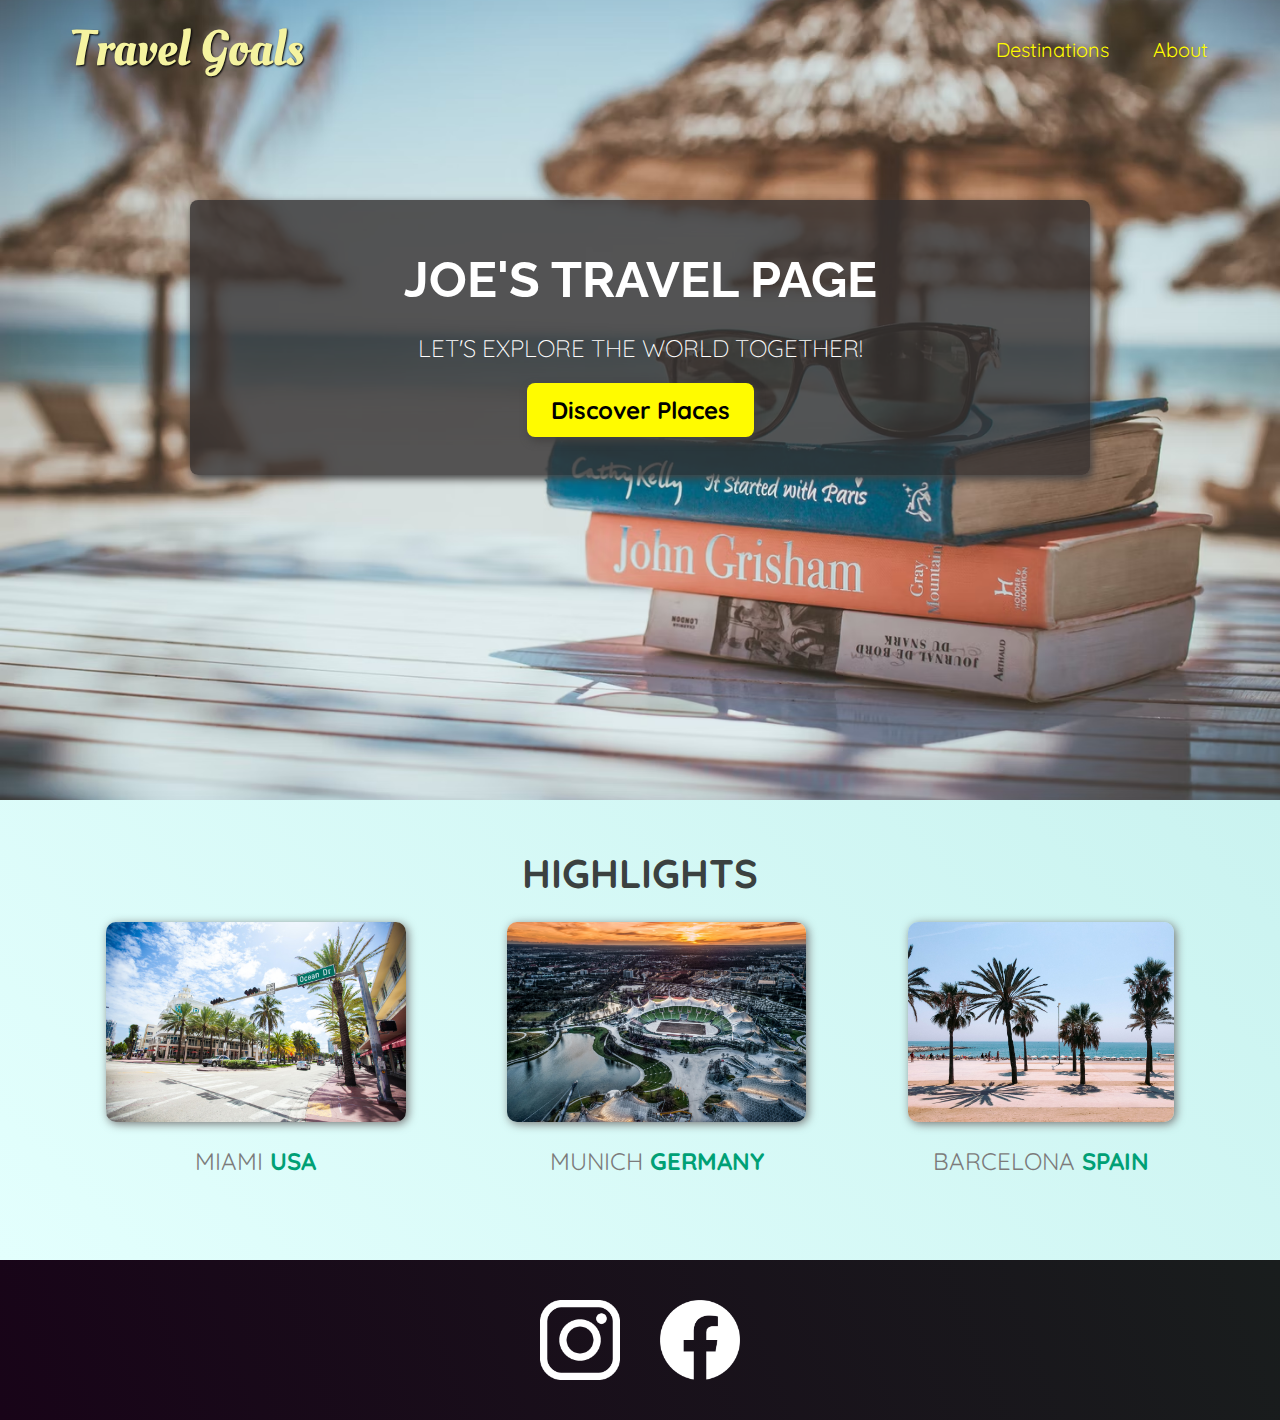
<file: index.html>
<!DOCTYPE html>
<html lang="en">
  <head>
    <meta charset="UTF-8" />
    <meta http-equiv="X-UA-Compatible" content="IE=edge" />
    <meta name="viewport" content="width=device-width, initial-scale=1.0" />
    <link
      href="https://fonts.googleapis.com/css2?family=Raleway:wght@700&family=Oleo+Script:wght@700&family=Quicksand:wght@300;500;700&display=swap"
      rel="stylesheet"
    />
    <link rel="stylesheet" href="shared.css" />
    <link rel="stylesheet" href="styles.css" />
    <title>Travel Goals</title>
  </head>
  <body>
    <header>
      <div id="page-logo">
        <a href="/index.html">Travel Goals</a>
      </div>
      <nav>
        <ul>
          <li><a href="/places.html">Destinations</a></li>
          <li><a href="/">About</a></li>
        </ul>
      </nav>
    </header>
    <main>
      <section id="hero">
        <div id="hero-content">
          <h1>Joe's Travel Page</h1>
          <p>Let's explore the world together!</p>
          <a href="/places.html">Discover Places</a>
        </div>
      </section>
      <section id="highlights">
        <h2>Highlights</h2>
        <ul id="destinations">
          <li class="destination">
            <img src="images/miami.jpg" alt="Image of Miami Florida" />
            <p>Miami <strong>USA</strong></p>
          </li>
          <li class="destination">
            <img src="images/munich.jpg" alt="Image of Munich" />
            <p>Munich <strong>Germany</strong></p>
          </li>
          <li class="destination">
            <img src="images/barcelona.jpg" alt="Image of Barcelona" />
            <p>Barcelona <strong>Spain</strong></p>
          </li>
        </ul>
      </section>
    </main>
    <footer>
      <ul>
        <li>
          <a href="https://instagram.com" target="_blank">
            <img src="images/insta.png" alt="Instagram Logo" />
          </a>
        </li>
        <li>
          <a href="https://facebook.com" target="_blank">
            <img src="images/facebook.png" alt="Facebook Logo" />
          </a>
        </li>
      </ul>
    </footer>
  </body>
</html>
</file>
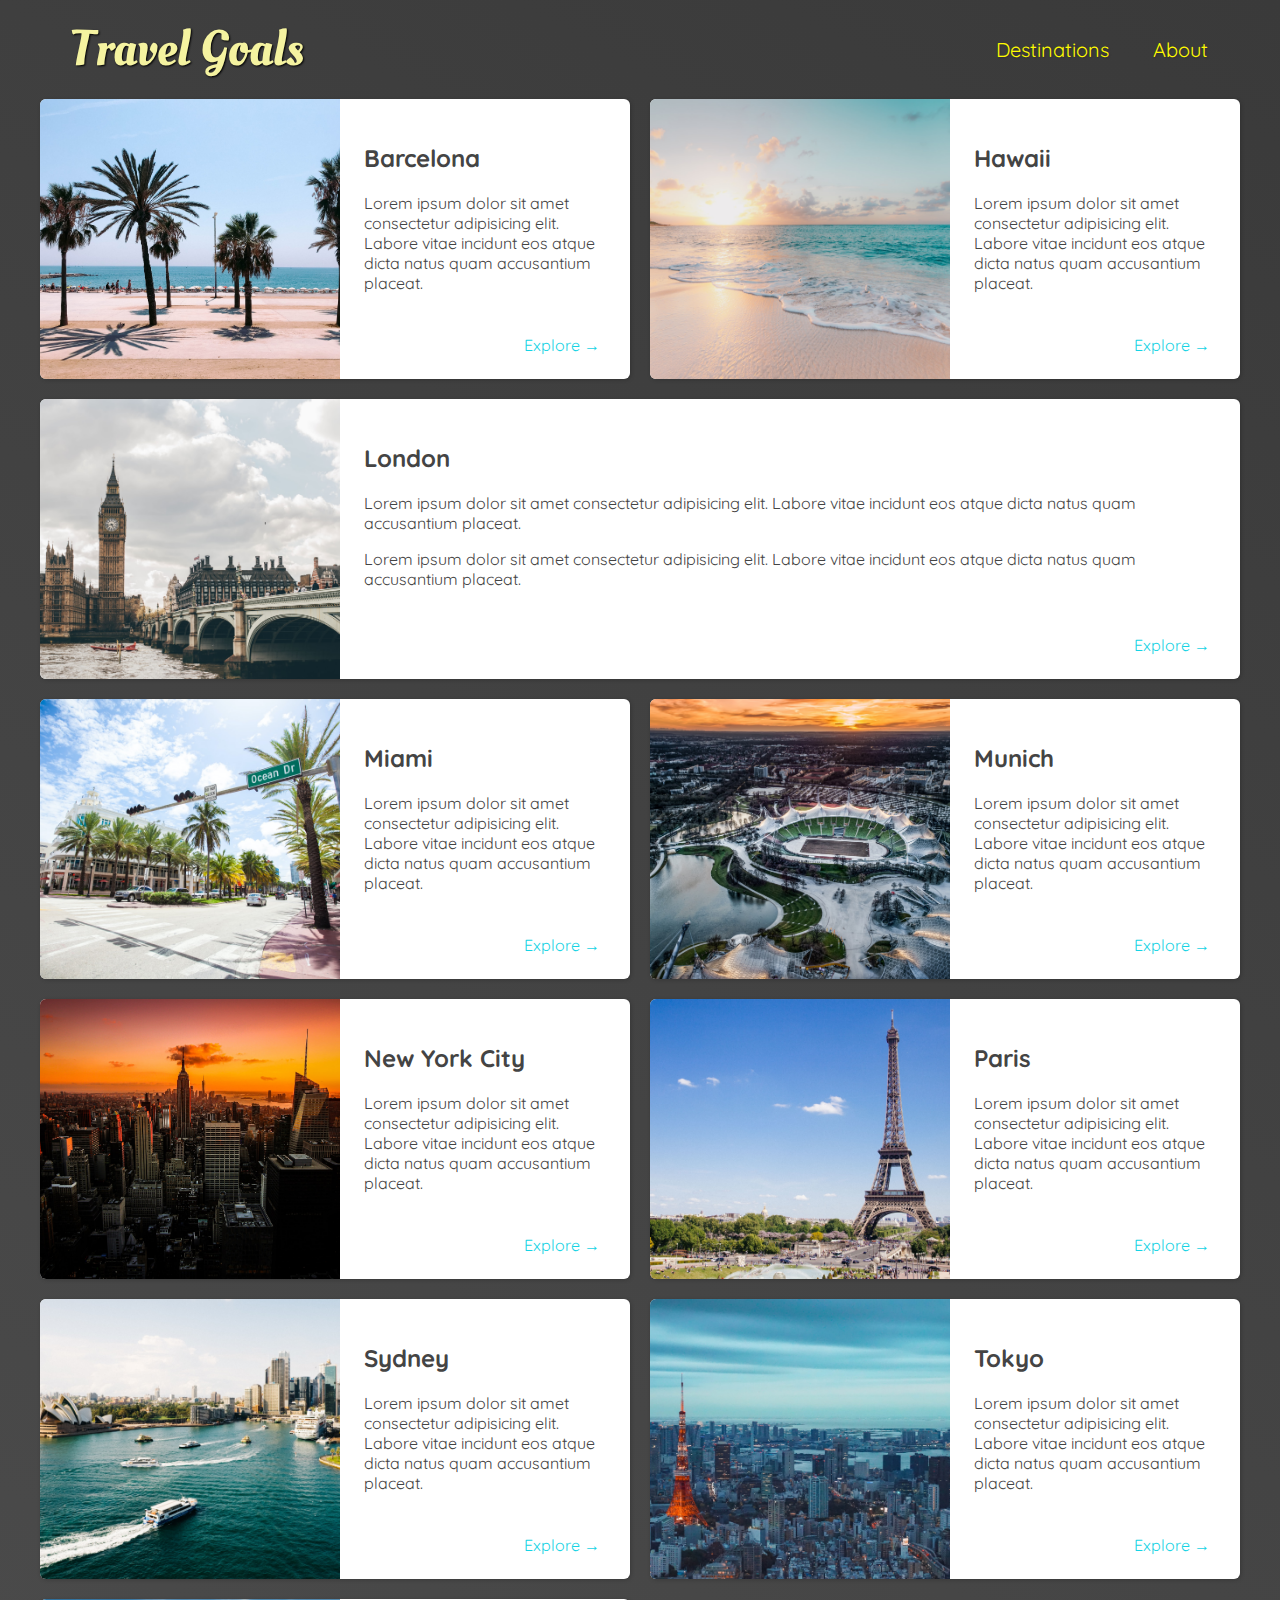
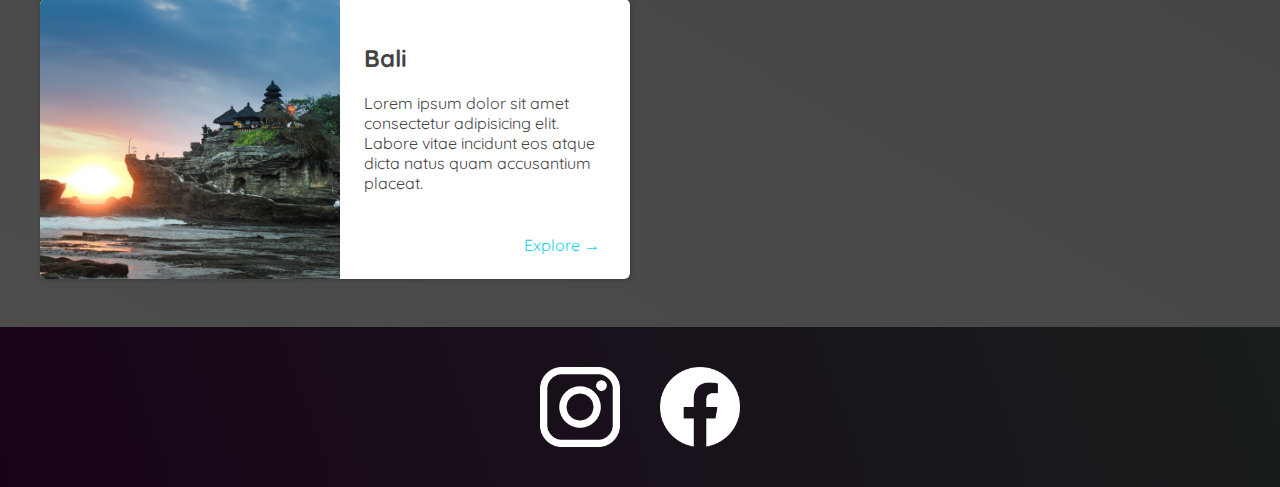
<file: places.html>
<!DOCTYPE html>
<html lang="en">
  <head>
    <meta charset="UTF-8" />
    <meta http-equiv="X-UA-Compatible" content="IE=edge" />
    <meta name="viewport" content="width=device-width, initial-scale=1.0" />
    <link
      href="https://fonts.googleapis.com/css2?family=Raleway:wght@700&family=Oleo+Script:wght@700&family=Quicksand:wght@300;500;700&display=swap"
      rel="stylesheet"
    />
    <link rel="stylesheet" href="shared.css" />
    <link rel="stylesheet" href="places.css" />
    <title>Document</title>
  </head>
  <body>
    <header>
      <div id="page-logo">
        <a href="/index.html">Travel Goals</a>
      </div>
      <nav>
        <ul>
          <li><a href="/places.html">Destinations</a></li>
          <li><a href="/">About</a></li>
        </ul>
      </nav>
    </header>

    <main>
        <ul>
            <li>
              <img src="images/barcelona.jpg" alt="City of Barcelona" />
              <div class="item-content">
                <div>
                  <h2>Barcelona</h2>
                  <p>
                    Lorem ipsum dolor sit amet consectetur adipisicing elit. Labore
                    vitae incidunt eos atque dicta natus quam accusantium placeat.
                  </p>
                </div>
                <div class="actions">
                  <a href="https://en.wikipedia.org/wiki/Barcelona">Explore &#x2192</a>
                </div>
              </div>
            </li>
            <li>
              <img src="images/hawaii.jpg" alt="Hawaii beach" />
              <div class="item-content">
                <div>
                  <h2>Hawaii</h2>
                  <p>
                    Lorem ipsum dolor sit amet consectetur adipisicing elit. Labore
                    vitae incidunt eos atque dicta natus quam accusantium placeat.
                  </p>
                </div>
                <div class="actions">
                  <a href="hhttps://en.wikipedia.org/wiki/Hawaii">Explore &#x2192</a>
                </div>
              </div>
            </li>
            <li>
              <img src="images/london.jpg" alt="London city" />
              <div class="item-content">
                <div>
                  <h2>London</h2>
                  <p>
                    Lorem ipsum dolor sit amet consectetur adipisicing elit. Labore
                    vitae incidunt eos atque dicta natus quam accusantium placeat.
                  </p>
                  <p>
                    Lorem ipsum dolor sit amet consectetur adipisicing elit. Labore
                    vitae incidunt eos atque dicta natus quam accusantium placeat.
                  </p>
                </div>
                <div class="actions">
                  <a href="https://en.wikipedia.org/wiki/London">Explore &#x2192</a>
                </div>
              </div>
            </li>
            <li>
              <img src="images/miami.jpg" alt="Miami streets" />
              <div class="item-content">
                <div>
                  <h2>Miami</h2>
                  <p>
                    Lorem ipsum dolor sit amet consectetur adipisicing elit. Labore
                    vitae incidunt eos atque dicta natus quam accusantium placeat.
                  </p>
                </div>
                <div class="actions">
                  <a href="https://en.wikipedia.org/wiki/Miami">Explore &#x2192</a>
                </div>
              </div>
            </li>
            <li>
              <img src="images/munich.jpg" alt="Munich football stadium" />
              <div class="item-content">
                <div>
                  <h2>Munich</h2>
                  <p>
                    Lorem ipsum dolor sit amet consectetur adipisicing elit. Labore
                    vitae incidunt eos atque dicta natus quam accusantium placeat.
                  </p>
                </div>
                <div class="actions">
                  <a href="https://en.wikipedia.org/wiki/Munich">Explore &#x2192</a>
                </div>
              </div>
            </li>
            <li>
              <img src="images/new-york-city.jpg" alt="New York City skyline" />
              <div class="item-content">
                <div>
                  <h2>New York City</h2>
                  <p>
                    Lorem ipsum dolor sit amet consectetur adipisicing elit. Labore
                    vitae incidunt eos atque dicta natus quam accusantium placeat.
                  </p>
                </div>
                <div class="actions">
                  <a href="https://en.wikipedia.org/wiki/New_York_City"
                    >Explore &#x2192</a
                  >
                </div>
              </div>
            </li>
            <li>
              <img src="images/paris.jpg" alt="Paris city" />
              <div class="item-content">
                <div>
                  <h2>Paris</h2>
                  <p>
                    Lorem ipsum dolor sit amet consectetur adipisicing elit. Labore
                    vitae incidunt eos atque dicta natus quam accusantium placeat.
                  </p>
                </div>
                <div class="actions">
                  <a href="https://en.wikipedia.org/wiki/Paris">Explore &#x2192</a>
                </div>
              </div>
            </li>
            <li>
              <img src="images/sydney.jpg" alt="Sydney beach" />
              <div class="item-content">
                <div>
                  <h2>Sydney</h2>
                  <p>
                    Lorem ipsum dolor sit amet consectetur adipisicing elit. Labore
                    vitae incidunt eos atque dicta natus quam accusantium placeat.
                  </p>
                </div>
                <div class="actions">
                  <a href="https://en.wikipedia.org/wiki/Sydney">Explore &#x2192</a>
                </div>
              </div>
            </li>
            <li>
              <img src="images/tokyo.jpg" alt="Tokyo skyline" />
              <div class="item-content">
                <div>
                  <h2>Tokyo</h2>
                  <p>
                    Lorem ipsum dolor sit amet consectetur adipisicing elit. Labore
                    vitae incidunt eos atque dicta natus quam accusantium placeat.
                  </p>
                </div>
                <div class="actions">
                  <a href="https://en.wikipedia.org/wiki/Tokyo">Explore &#x2192</a>
                </div>
              </div>
            </li>
            <li>
              <img src="images/bali.jpg" alt="Bali beach" />
              <div class="item-content">
                <div>
                  <h2>Bali</h2>
                  <p>
                    Lorem ipsum dolor sit amet consectetur adipisicing elit. Labore
                    vitae incidunt eos atque dicta natus quam accusantium placeat.
                  </p>
                </div>
                <div class="actions">
                  <a href="https://en.wikipedia.org/wiki/Bali">Explore &#x2192</a>
                </div>
              </div>
            </li>
          </ul>
    </main>

    <footer>
      <ul>
        <li>
          <a href="https://instagram.com" target="_blank">
            <img src="images/insta.png" alt="Instagram Logo" />
          </a>
        </li>
        <li>
          <a href="https://facebook.com" target="_blank">
            <img src="images/facebook.png" alt="Facebook Logo" />
          </a>
        </li>
      </ul>
    </footer>
  </body>
</html>
</file>
<file: shared.css>
body {
  margin: 0;
  font-family: 'Quicksand', sans-serif;
}
#page-logo a {
  padding: 10px;
  font-family: 'Oleo Script', sans-serif;
  color: rgb(245, 243, 160);
  font-size: 50px;
  text-decoration: none;
  text-shadow: 1px 1px 2px rgb(0, 0, 0);
}
ul {
  list-style: none;
  margin: 0;
  padding: 0;
}
header {
  display: flex;
  align-items: center;
  justify-content: space-between;
  padding: 15px 60px;
  position: absolute;
  top: 0;
  left: 0;
  width: 100%;
  box-sizing: border-box;
}
header ul {
  display: flex;
}
header li {
  margin-left: 20px;
}
header a {
  color: rgb(255, 251, 0);
  text-decoration: none;
  font-size: 20px;
  padding: 12px;
  text-shadow: 1px 1px 2px rgba(0, 0, 0, 0.2);
}
header nav a:hover {
  color: rgb(77, 77, 77);
  background-color: rgb(255, 251, 0);
  border-radius: 8px;
}
footer {
  background: linear-gradient(70deg, rgb(24, 4, 24), rgb(25, 29, 29));
  padding: 20px;
  padding: 40px;
}
footer ul {
  display: flex;
  justify-content: center;
}
footer li {
  width: 80px;
  height: 80px;
  margin: 0 20px;
}
footer img {
  width: 100%;
  height: 100%;
}
</file>
<file: styles.css>
#hero {
  height: 800px;
  background-image: url('./images/hero-img.avif');
  background-position: center;
  background-size: cover;
}
#hero-content {
  width: 900px;
  background-color: rgba(51, 47, 47, 0.8);
  box-shadow: 2px 4px 8px rgb(68, 67, 67);
  border-radius: 8px;
  text-align: center;
  padding: 50px 0;
  margin: 0 auto;
  position: relative;
  top: 200px;
}
#hero-content h1 {
  color: white;
  text-transform: uppercase;
  font-size: 50px;
  font-family: 'Raleway', sans-serif;
  margin: 0;
}
#hero-content p {
  color: white;
  text-transform: uppercase;
  font-size: 24px;
  font-weight: 300;
  margin-bottom: 32px;
}
#hero-content a {
  text-decoration: none;
  background-color: rgb(255, 251, 0);
  padding: 12px 24px;
  color: black;
  font-size: 24px;
  font-weight: bold;
  border-radius: 8px;
  box-shadow: 2px 4px 8px rgb(68, 67, 67);
}
#hero-content a:hover {
  background-color: rgb(211, 208, 23);
}
#highlights {
  padding: 24px;
  background: linear-gradient(45deg, rgb(227, 255, 253), rgb(202, 243, 240));
}
#highlights h2 {
  text-transform: uppercase;
  text-align: center;
  font-size: 40px;
  color: rgb(59, 65, 64);
  margin: 24px 0;
}
#destinations {
  display: flex;
  width: 90%;
  margin: 0 auto;
  margin-bottom: 40px;
  justify-content: space-between;
}
.destination {
  margin: 0 20px;
  text-transform: uppercase;
}
.destination p {
  text-align: center;
  font-size: 24px;
  color: rgb(124, 123, 123);
  margin: 20px 0;
}
.destination p strong {
  color: rgb(0, 160, 117);
}
.destination img {
  height: 200px;
  width: 100%;
  box-shadow: 2px 2px 10px rgb(118, 118, 118);
  border-radius: 10px;
  object-fit: cover;
}
</file>
<file: places.css>
body {
  background: linear-gradient(30deg, rgb(77, 77, 77), rgb(58, 58, 58));
  color: rgb(68, 68, 68);
}

#page-logo a {
  color: rgb(183, 230 235, blue);
}

header {
  position: static;
}
header a {
  color: rgb(183, 230 235, blue);
}

main ul {
  width: 1200px;
  margin: 0 auto 48px auto;
  display: grid;
  grid-template-columns: 1fr 1fr;
  gap: 20px 20px;
}

li:nth-of-type(3) {
  grid-column: 1 / span 2;
}

main li {
  display: flex;
  background-color: white;
  box-shadow: 1px 1px 4px rgba(0, 0, 0, 0.2);
  border-radius: 6px;
  overflow: hidden;
}

main li img {
  width: 300px;
  height: 280px;
  object-fit: cover;
}

.item-content {
  padding: 24px;
  display: flex;
  flex-direction: column;
  justify-content: space-between;
}
.actions {
  text-align: right;
}
.actions a {
  text-decoration: none;
  padding: 6px;
  color: rgb(22, 211, 228);
  border-radius: 5px;
}
.actions a:hover {
  background-color: rgb(235, 253, 255);
}
</file>
